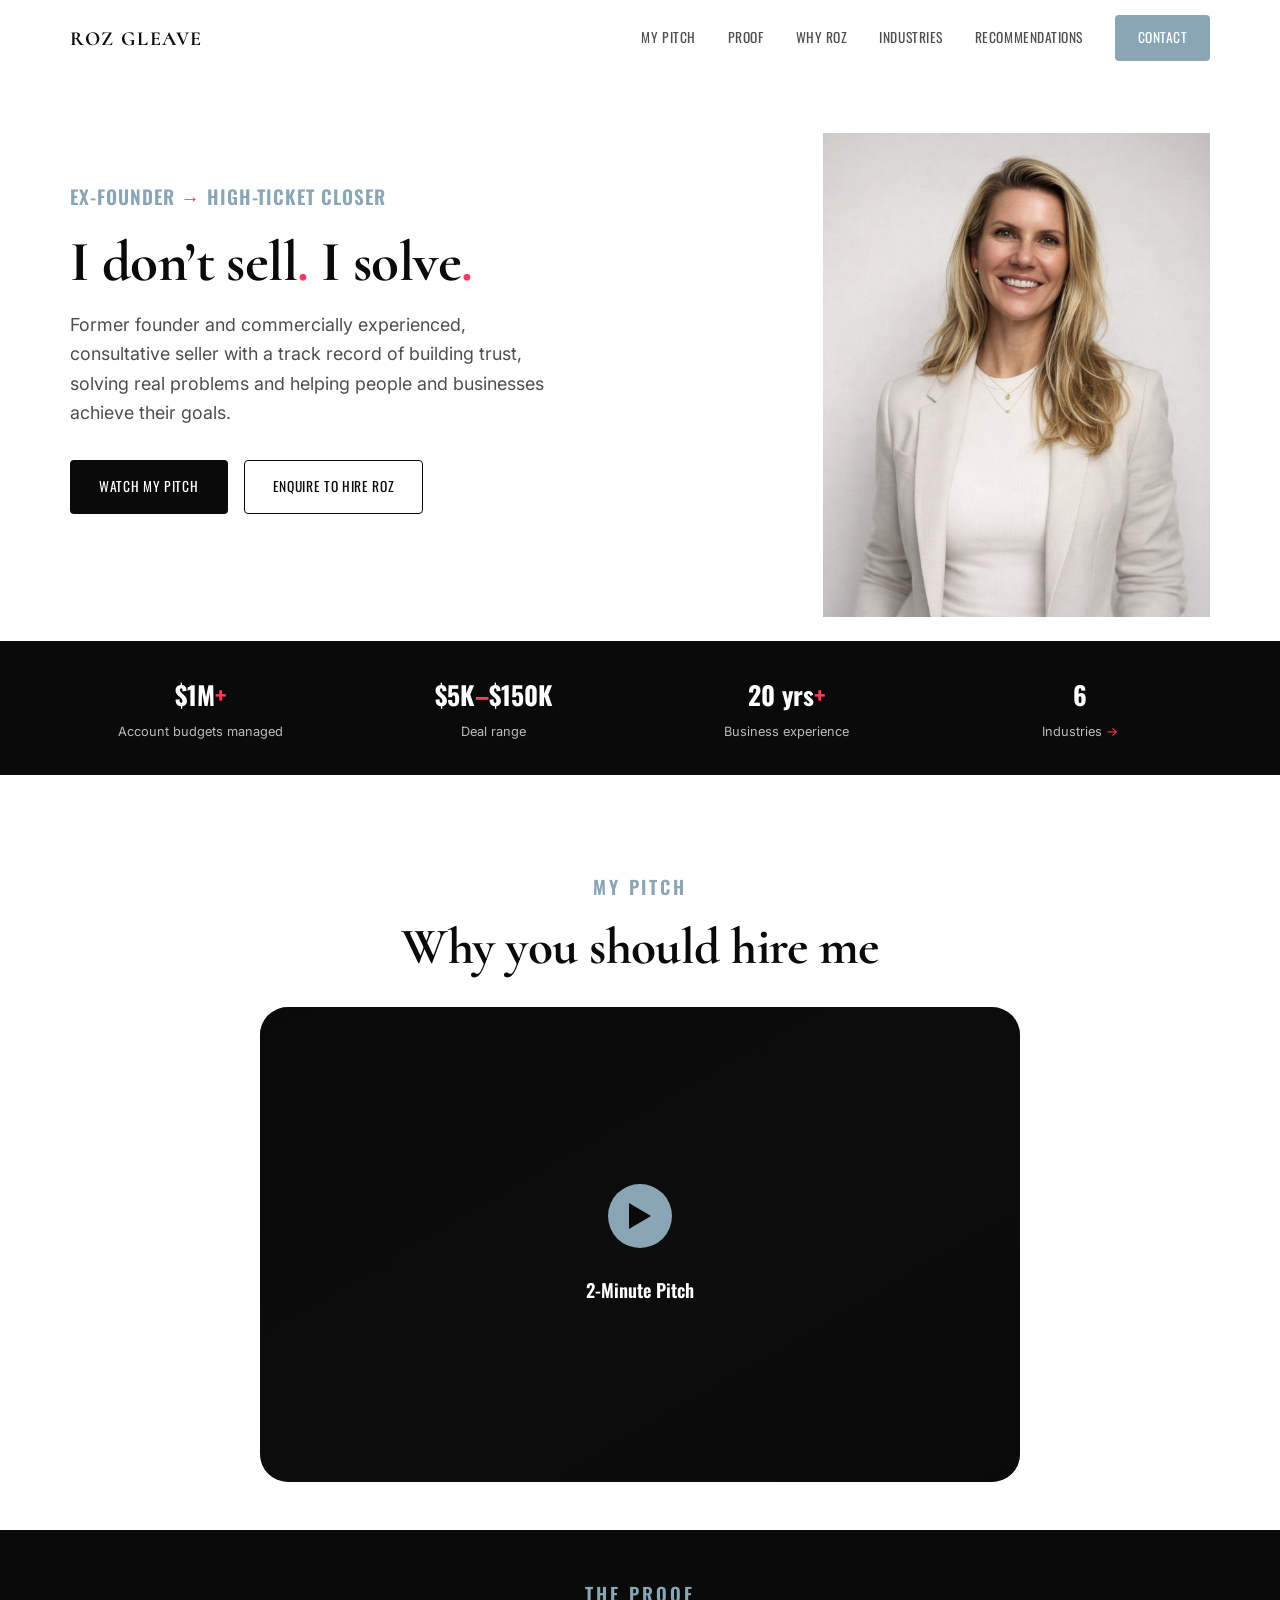
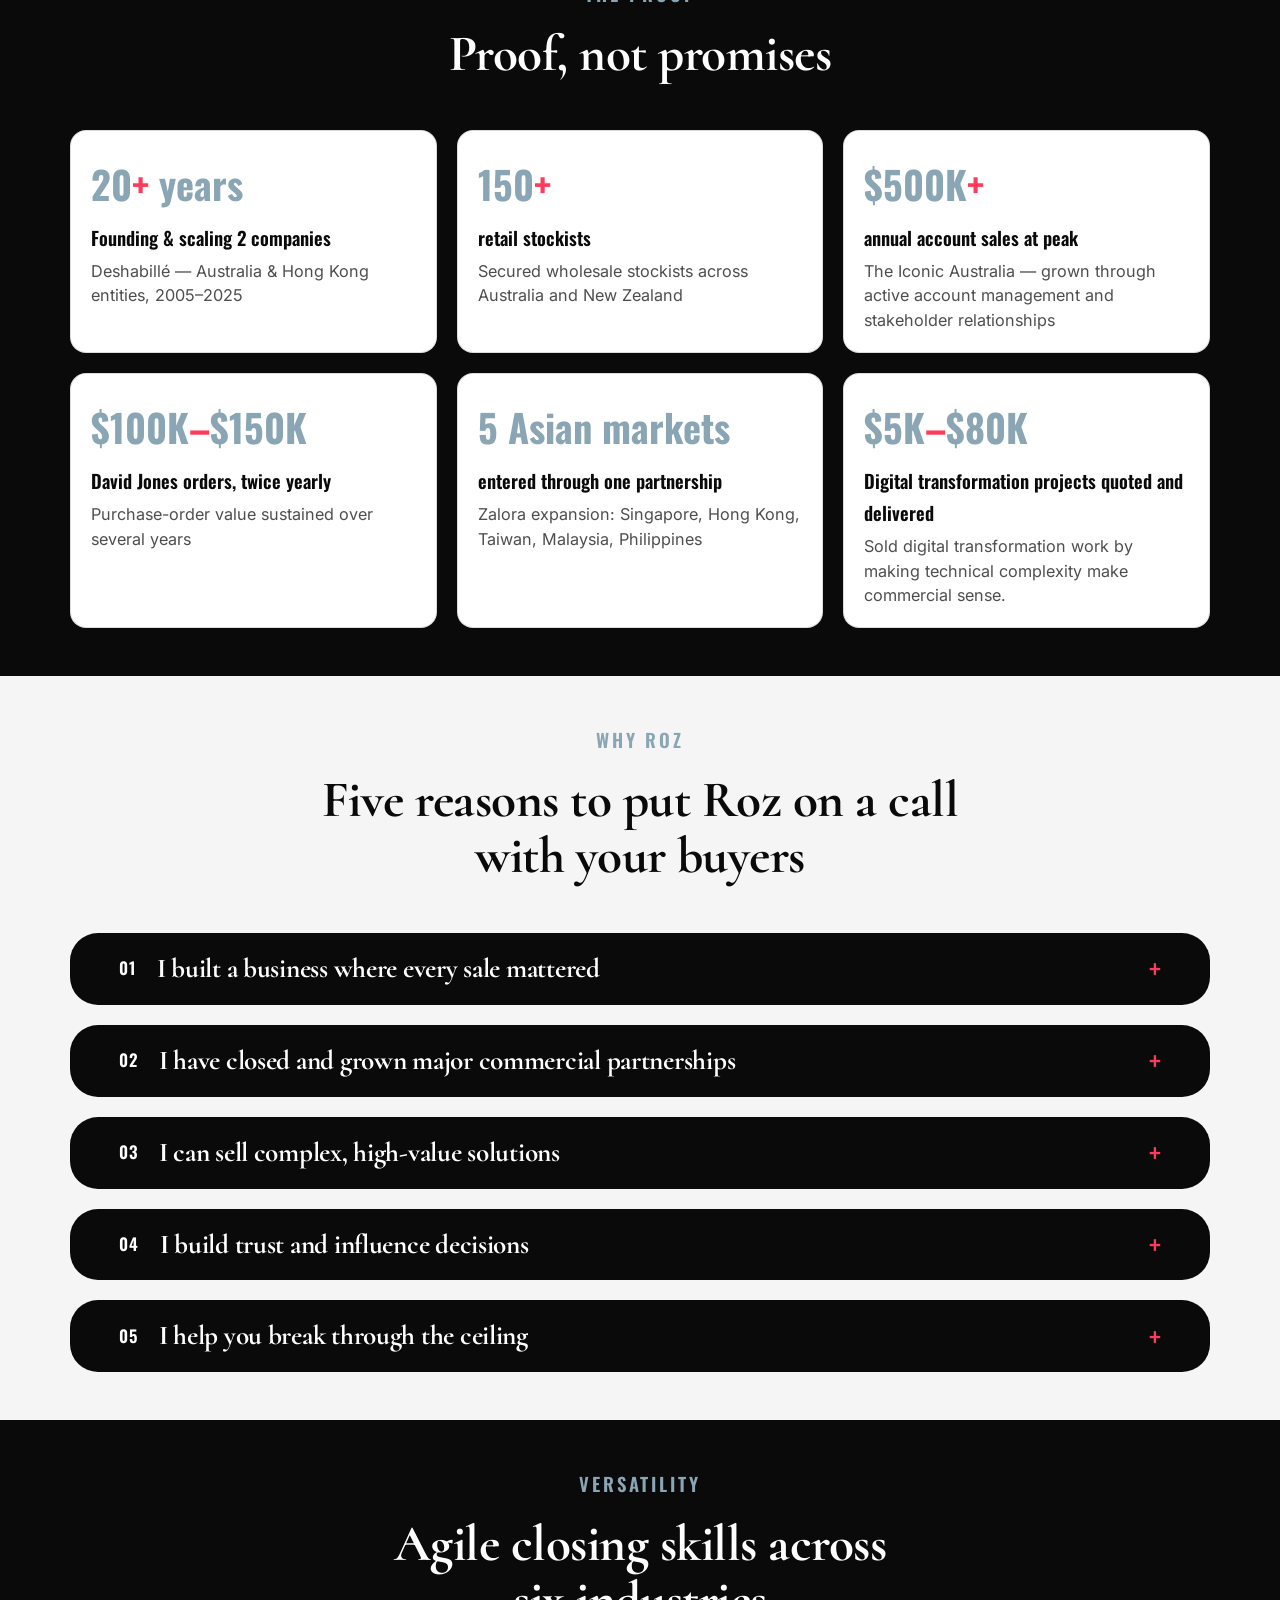
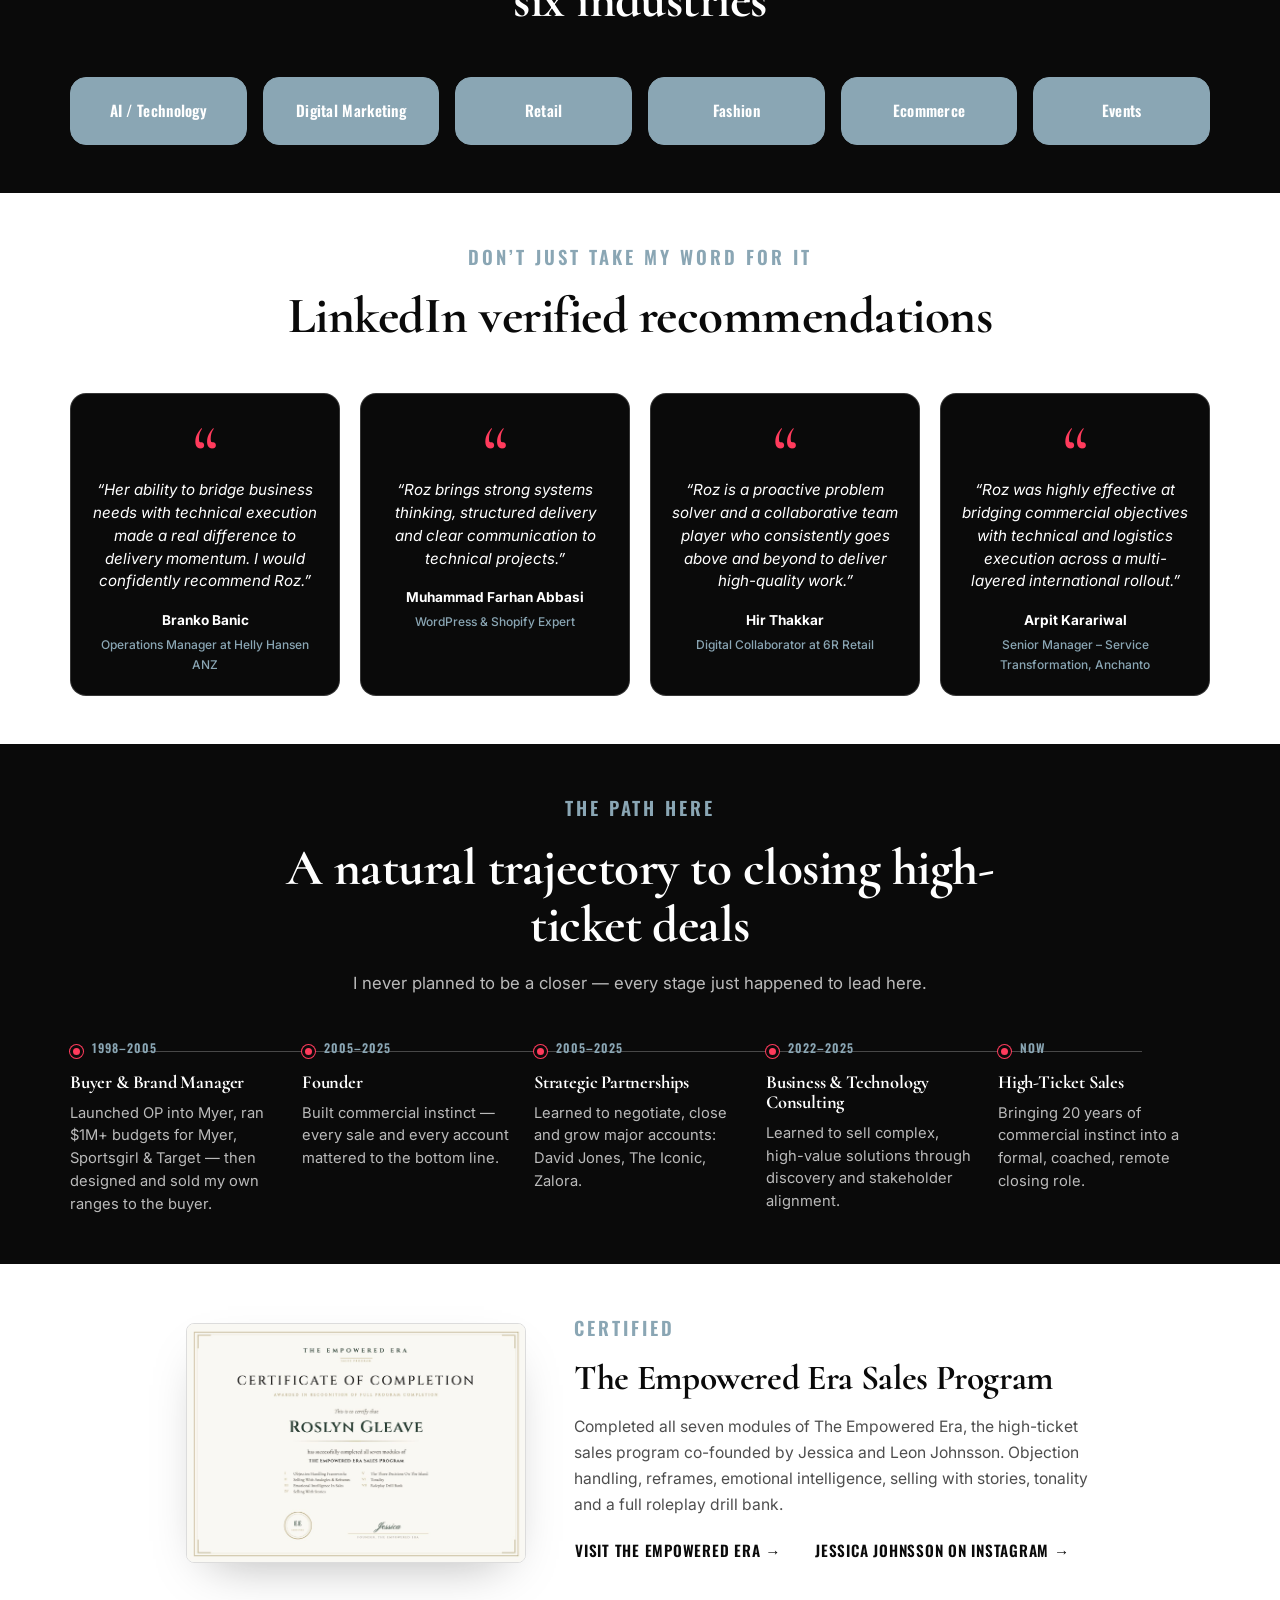
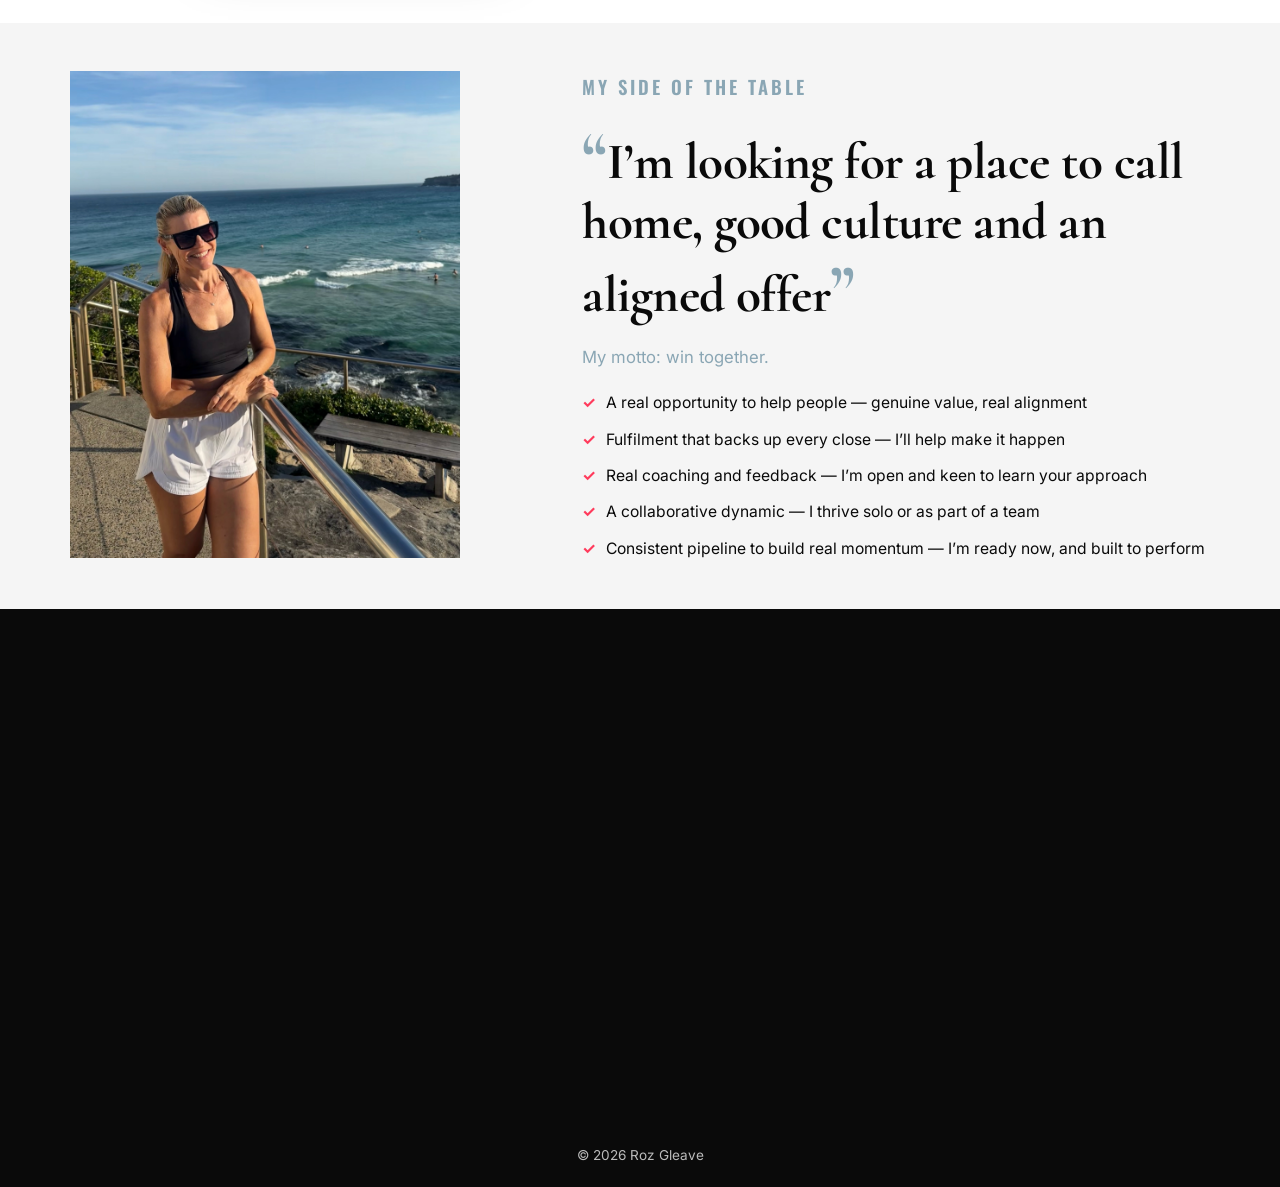
<file: index.html>
<!doctype html>
<html lang="en">
  <head>
    <meta charset="UTF-8" />
    <link rel="icon" type="image/svg+xml" href="favicon.svg" />
    <meta name="viewport" content="width=device-width, initial-scale=1.0" />

    <!-- Prototype build: do not index until Roz approves this for wider review -->
    <meta name="robots" content="noindex, nofollow" />

    <title>Roz Gleave — High-Ticket Closer</title>
    <meta
      name="description"
      content="Former founder and commercially experienced consultative seller with 20 years negotiating partnerships, growing accounts and selling complex business solutions."
    />

    <!-- Open Graph -->
    <meta property="og:type" content="website" />
    <meta property="og:title" content="Roz Gleave — High-Ticket Closer" />
    <meta
      property="og:description"
      content="Former founder and commercially experienced consultative seller with 20 years negotiating partnerships, growing accounts and selling complex business solutions."
    />
    <meta property="og:image" content="images/og-image.jpg" />

    <!--
      Palette: black / white / dusty-blue / pop-pink-red. Headline/accent
      fonts (Cormorant, Oswald) are placeholders for the licensed Coterie
      and PP Gatwick fonts — see styles.css for the full design system.

      FONT LICENSING — once Coterie and PP Gatwick (Pangram Pangram) are
      purchased, add their @font-face rules here (right below this comment)
      pointing at the licensed .woff2 files, e.g.:

        @font-face {
          font-family: "Coterie";
          src: url("/fonts/coterie.woff2") format("woff2");
          font-weight: 400 700;
          font-display: swap;
        }
        @font-face {
          font-family: "PP Gatwick";
          src: url("/fonts/gatwick.woff2") format("woff2");
          font-weight: 400 700;
          font-display: swap;
        }

      Then in styles.css, change ONLY the --font-headline and
      --font-accent variable values to "Coterie" / "PP Gatwick" — every
      rule in that file reads from the variables, never a hardcoded font
      name, so it's a one-line swap per font.
    -->
    <link rel="preconnect" href="https://fonts.googleapis.com" />
    <link rel="preconnect" href="https://fonts.gstatic.com" crossorigin />
    <link
      href="https://fonts.googleapis.com/css2?family=Cormorant:ital,wght@0,400;0,500;0,600;0,700;1,400&family=Oswald:wght@400;500;600;700&family=Inter:wght@400;500;600&display=swap"
      rel="stylesheet"
    />

    <link rel="stylesheet" href="styles.css" />
  </head>
  <body>
    <!-- =====================================================================
         NAV
         ===================================================================== -->
    <header class="nav" id="site-nav">
      <div class="container nav__inner">
        <a href="#top" class="nav__logo">Roz Gleave</a>

        <nav class="nav__links" id="nav-links" aria-label="Primary">
          <a href="#intro-video">My Pitch</a>
          <a href="#proof">Proof</a>
          <a href="#why-roz">Why Roz</a>
          <a href="#industries">Industries</a>
          <a href="#recommendations">Recommendations</a>
          <a href="#lets-talk" class="btn btn-primary nav__cta">Contact</a>
        </nav>

        <button class="nav__toggle" id="nav-toggle" aria-label="Open menu" aria-expanded="false" aria-controls="nav-links">
          <span></span>
          <span></span>
          <span></span>
        </button>
      </div>
    </header>

    <main>
      <!-- ===================================================================
           HERO
           =================================================================== -->
      <section id="top" class="hero">
        <div class="container hero__grid">
          <div class="hero__copy reveal">
            <p class="hero__tagline">Ex-Founder <span class="pop-mark">&rarr;</span> High-Ticket Closer</p>
            <h1 class="hero__headline">I don&rsquo;t sell<span class="pop-mark">.</span> I solve<span class="pop-mark">.</span></h1>
            <p class="hero__sub">
              Former founder and commercially experienced, consultative seller with a track record of
              building trust, solving real problems and helping people and businesses achieve their
              goals.
            </p>

            <div class="hero__ctas">
              <a href="#intro-video" class="btn btn-primary">Watch My Pitch</a>
              <a href="#lets-talk" class="btn btn-secondary">Enquire to Hire Roz</a>
            </div>
          </div>

          <div class="hero__visual reveal" style="transition-delay: 120ms">
            <div class="hero__portrait-wrap">
              <img
                src="images/roz-portrait-flipped.jpg"
                alt="Portrait of Roslyn (Roz) Gleave"
                class="hero__portrait"
                width="600"
                height="900"
              />
            </div>
          </div>
        </div>

        <div class="hero__stats-band">
          <div class="container hero__stats">
            <div class="hero-stat reveal">
              <p class="hero-stat__value"><span class="hero-stat__number" data-count-to="1" data-prefix="$" data-suffix="M">0</span><span class="pop-mark">+</span></p>
              <p class="hero-stat__label">Account budgets managed</p>
            </div>
            <div class="hero-stat reveal" style="transition-delay: 60ms">
              <p class="hero-stat__value"><span class="hero-stat__number" data-count-to="5" data-prefix="$" data-suffix="K">0</span><span class="pop-mark">&ndash;</span><span class="hero-stat__number" data-count-to="150" data-prefix="$" data-suffix="K">0</span></p>
              <p class="hero-stat__label">Deal range</p>
            </div>
            <div class="hero-stat reveal" style="transition-delay: 120ms">
              <p class="hero-stat__value"><span class="hero-stat__number" data-count-to="20" data-suffix=" yrs">0</span><span class="pop-mark">+</span></p>
              <p class="hero-stat__label">Business experience</p>
            </div>
            <div class="hero-stat reveal" style="transition-delay: 180ms">
              <p class="hero-stat__value"><a href="#industries" class="hero-stat__link"><span class="hero-stat__number" data-count-to="6">0</span></a></p>
              <p class="hero-stat__label"><a href="#industries" class="hero-stat__link">Industries <span class="pop-mark">&rarr;</span></a></p>
            </div>
          </div>
        </div>

      </section>

      <!-- ===================================================================
           MY PITCH — video introduction
           =================================================================== -->
      <section class="section pitch">
        <div class="container">
          <div class="section-header section-header--center reveal">
            <p class="eyebrow">My Pitch</p>
            <h2 class="section-title">Why you should hire me</h2>
          </div>

          <div class="pitch__video-wrap reveal">
            <div id="intro-video" class="hero__video">
              <div class="loom loom--live">
                <video
                  class="loom__video"
                  preload="metadata"
                  playsinline
                >
                  <source src="videos/roz-pitch.mp4" type="video/mp4" />
                </video>
                <button class="loom__play-overlay" type="button" aria-label="Play 2-minute pitch video">
                  <div class="loom__play">
                    <svg width="22" height="26" viewBox="0 0 22 26" fill="none" aria-hidden="true">
                      <path d="M0 0L22 13L0 26V0Z" fill="currentColor" />
                    </svg>
                  </div>
                  <span class="loom__label">2-Minute Pitch</span>
                </button>
              </div>
            </div>
          </div>
        </div>
      </section>

      <!-- ===================================================================
           PROOF — results strip
           =================================================================== -->
      <section id="proof" class="section section--dark results">
        <div class="container">
          <div class="section-header section-header--center reveal">
            <p class="eyebrow">The Proof</p>
            <h2 class="section-title">Proof, not promises</h2>
          </div>

          <div class="results__grid">
            <div class="results__card reveal" style="transition-delay: 0ms">
              <span class="results__value">20<span class="pop-mark">+</span> years</span>
              <span class="results__label">Founding &amp; scaling 2 companies</span>
              <span class="results__context">Deshabillé — Australia &amp; Hong Kong entities, 2005–2025</span>
            </div>
            <div class="results__card reveal" style="transition-delay: 60ms">
              <span class="results__value">150<span class="pop-mark">+</span></span>
              <span class="results__label">retail stockists</span>
              <span class="results__context">Secured wholesale stockists across Australia and New Zealand</span>
            </div>
            <div class="results__card reveal" style="transition-delay: 120ms">
              <span class="results__value">$500K<span class="pop-mark">+</span></span>
              <span class="results__label">annual account sales at peak</span>
              <span class="results__context">The Iconic Australia — grown through active account management and stakeholder relationships</span>
            </div>
            <div class="results__card reveal" style="transition-delay: 180ms">
              <span class="results__value">$100K<span class="pop-mark">–</span>$150K</span>
              <span class="results__label">David Jones orders, twice yearly</span>
              <span class="results__context">Purchase-order value sustained over several years</span>
            </div>
            <div class="results__card reveal" style="transition-delay: 240ms">
              <span class="results__value">5 Asian markets</span>
              <span class="results__label">entered through one partnership</span>
              <span class="results__context">Zalora expansion: Singapore, Hong Kong, Taiwan, Malaysia, Philippines</span>
            </div>
            <div class="results__card reveal" style="transition-delay: 300ms">
              <span class="results__value">$5K<span class="pop-mark">–</span>$80K</span>
              <span class="results__label">Digital transformation projects quoted and delivered</span>
              <span class="results__context">Sold digital transformation work by making technical complexity make commercial sense.</span>
            </div>
          </div>
        </div>
      </section>

      <!-- ===================================================================
           WHY ROZ — five reasons
           =================================================================== -->
      <section id="why-roz" class="section section--alt reasons">
        <div class="container">
          <div class="section-header section-header--center reveal">
            <p class="eyebrow">Why Roz</p>
            <h2 class="section-title">Five reasons to put Roz on a call with your buyers</h2>
          </div>

          <div class="reasons__list">
            <!-- Reason 01 -->
            <details class="reason reveal">
              <summary class="reason__summary">
                <span class="reason__number">01</span>
                <h3 class="reason__title">I built a business where every sale mattered</h3>
                <span class="reason__toggle-icon" aria-hidden="true"></span>
              </summary>
              <div class="reason__grid">
                <div class="reason__text">
                  <p class="reason__claim">
                    I spent almost 20 years building and growing my own fashion business. Every lead,
                    every sale and every customer mattered, because the business only grew if I could
                    create opportunities, build relationships, negotiate, sell, retain accounts and
                    deliver on what I promised.
                  </p>
                  <ul class="reason__evidence">
                    <li>Founded and ran Deshabillé for 20 years across DTC, wholesale and marketplace channels</li>
                    <li>Owned every commercial outcome personally — there was no separate sales team to fall back on</li>
                    <li>Built the business from zero to a genuine multi-channel retail operation</li>
                  </ul>
                  <div class="reason__matters">
                    <span class="reason__matters-label">Why it matters to you</span>
                    <p>
                      As a former founder, I will treat your business like my own. Your success is my
                      success — I know what it costs to win a customer, and I know what it costs to
                      lose one.
                    </p>
                  </div>
                </div>

                <div class="reason__image">
                  <img
                    src="images/deshabille-banner.jpg"
                    alt="Deshabillé — the fashion brand Roz founded and ran for 20 years"
                    loading="lazy"
                    width="800"
                    height="533"
                  />
                </div>
              </div>
            </details>

            <!-- Reason 02 -->
            <details class="reason reveal">
              <summary class="reason__summary">
                <span class="reason__number">02</span>
                <h3 class="reason__title">I have closed and grown major commercial partnerships</h3>
                <span class="reason__toggle-icon" aria-hidden="true"></span>
              </summary>
              <div class="reason__grid">
                <div class="reason__text">
                  <p class="reason__claim">
                    The biggest commercial relationships in my business weren't handed to me. I
                    negotiated them personally, and then did the harder job of growing and keeping
                    them.
                  </p>
                  <ul class="reason__evidence">
                    <li>Negotiated the David Jones wholesale partnership — orders of $100K–$150K, twice a year, sustained over several years</li>
                    <li>Negotiated The Iconic marketplace partnership, growing the account to more than $500K in annual sales at its peak</li>
                    <li>Negotiated the Zalora Asia expansion, opening Hong Kong, Taiwan, the Philippines, Malaysia and Singapore</li>
                    <li>Grew the wholesale footprint to 150+ retail stockists nationally</li>
                  </ul>
                  <div class="reason__matters">
                    <span class="reason__matters-label">Why it matters to you</span>
                    <p>
                      This is the part of the job that matters most after the contract is signed:
                      earning trust, influencing the people who make the decisions, negotiating the
                      next opportunity, and turning one deal into an ongoing relationship instead of a
                      one-off sale.
                    </p>
                  </div>
                </div>

                <!--
                  Partner evidence: logos used only where Roz holds the asset
                  (The Iconic). David Jones and Zalora are plain text badges —
                  no logo usage, no implication of current endorsement.
                -->
                <div class="reason__partners">
                  <div class="partner-badge">
                    <img src="images/the-iconic-logo.png" alt="The Iconic — marketplace partnership, negotiated personally" class="partner-badge__logo" loading="lazy" />
                  </div>
                  <div class="partner-badge">
                    <img src="images/david-jones-logo.jpeg" alt="David Jones — wholesale partner, $100K–$150K orders twice yearly" class="partner-badge__logo partner-badge__logo--bleed" loading="lazy" />
                  </div>
                  <div class="partner-badge">
                    <img src="images/zalora-logo.jpeg" alt="Zalora — Asia market expansion across 5 markets" class="partner-badge__logo" loading="lazy" />
                  </div>
                  <div class="partner-badge partner-badge--photo">
                    <img src="images/stockists-photo.jpeg" alt="150+ retail stockists — national wholesale footprint" class="partner-badge__photo" loading="lazy" />
                    <span class="partner-badge__overlay">150+ Stockists AU &amp; NZ</span>
                  </div>
                </div>
              </div>
            </details>

            <!-- Reason 03 -->
            <details class="reason reason--no-image reason--left-align reveal">
              <summary class="reason__summary">
                <span class="reason__number">03</span>
                <h3 class="reason__title">I can sell complex, high-value solutions</h3>
                <span class="reason__toggle-icon" aria-hidden="true"></span>
              </summary>
              <div class="reason__grid reason__grid--no-image">
                <div class="reason__text">
                  <p class="reason__claim">
                    My later work moved into enterprise software, business systems, automation and
                    digital transformation. I ran the full cycle myself — discovery, quoting, pitching
                    — then stayed on to project manage delivery once the client said yes.
                  </p>
                  <ul class="reason__evidence">
                    <li>Led discovery workshops across finance, operations and executive stakeholders</li>
                    <li>Quoted and pitched projects ranging from $5K to $177K, closing deals up to $100K and securing stakeholder buy-in throughout</li>
                    <li>Worked across multiple stakeholders to align a solution before it was ever pitched</li>
                    <li>Project managed delivery after the close — not just the pitch, the outcome</li>
                  </ul>
                  <div class="reason__matters">
                    <span class="reason__matters-label">Why it matters to you</span>
                    <p>
                      This proves I can sit inside a sophisticated offer, ask intelligent questions,
                      and connect what you sell to the buyer's actual problem — selling consultatively,
                      not leaning on a script or pressure, and staying accountable for what happens
                      after the yes.
                    </p>
                  </div>
                </div>
              </div>
            </details>

            <!-- Reason 04 -->
            <details class="reason reason--no-image reason--left-align reveal">
              <summary class="reason__summary">
                <span class="reason__number">04</span>
                <h3 class="reason__title">I build trust and influence decisions</h3>
                <span class="reason__toggle-icon" aria-hidden="true"></span>
              </summary>
              <div class="reason__grid reason__grid--no-image">
                <div class="reason__text">
                  <p class="reason__claim">
                    Across 20 years I've worked with founders, executives, retail buyers,
                    manufacturers, offshore partners and enterprise stakeholders — people with very
                    different priorities, all of whom I needed on side. Some of that trust-building
                    was repair work — stepping in where developers and C-suite stakeholders had
                    stopped understanding each other, and rebuilding the relationship enough to get
                    the project back on track.
                  </p>
                  <ul class="reason__evidence">
                    <li>Listening carefully enough to identify the real objection, not just the stated one</li>
                    <li>Repaired strained client relationships caused by breakdowns between technical teams and executive stakeholders</li>
                    <li>Influencing outcomes without formal authority over the people in the room</li>
                    <li>Coached technically-minded founders on the commercial side of running their business — pricing, positioning, growth decisions</li>
                  </ul>
                  <div class="reason__matters">
                    <span class="reason__matters-label">Why it matters to you</span>
                    <p>
                      This is the skill set that a high-ticket sale actually runs on: trust built
                      quickly, questions asked with intent, and enough judgement to read what's really
                      holding a buyer back.
                    </p>
                  </div>
                </div>
              </div>
            </details>

            <!-- Reason 05 -->
            <details class="reason reason--no-image reason--left-align reveal">
              <summary class="reason__summary">
                <span class="reason__number">05</span>
                <h3 class="reason__title">I help you break through the ceiling</h3>
                <span class="reason__toggle-icon" aria-hidden="true"></span>
              </summary>
              <div class="reason__grid reason__grid--no-image">
                <div class="reason__text">
                  <p class="reason__claim">
                    I got into business because I love that there is no ceiling. Whether it's a
                    business with an operational bottleneck or a buyer stuck on a decision, I'm quick
                    to spot what's actually holding things up — and I don't stop pushing until we've
                    moved past it. That's what I've spent my career doing, and it's the same approach
                    I bring to every sales conversation.
                  </p>
                  <ul class="reason__evidence">
                    <li>Diagnosing the real issue before proposing a solution</li>
                    <li>Helping prospects move past indecision toward a confident yes — or a confident no</li>
                    <li>Protecting the company's reputation by not selling past what can be delivered</li>
                    <li>Caring about fulfilment and the client's outcome, not just the close</li>
                  </ul>
                  <div class="reason__matters">
                    <span class="reason__matters-label">Why it matters to you</span>
                    <p>
                      I'm not chasing any sale — I'm looking for sustainable growth, for you and for
                      the people who buy from you. That's what makes the relationship last past the
                      first invoice.
                    </p>
                  </div>
                </div>
              </div>
            </details>
          </div>
        </div>
      </section>

      <!-- ===================================================================
           INDUSTRIES
           =================================================================== -->
      <section id="industries" class="section section--dark industries">
        <div class="container">
          <div class="section-header section-header--center reveal">
            <p class="eyebrow">Versatility</p>
            <h2 class="section-title">Agile closing skills across six&nbsp;industries</h2>
          </div>

          <div class="industries__grid">
            <div class="industry-chip reveal">AI / Technology</div>
            <div class="industry-chip reveal" style="transition-delay: 100ms">Digital Marketing</div>
            <div class="industry-chip reveal" style="transition-delay: 200ms">Retail</div>
            <div class="industry-chip reveal" style="transition-delay: 300ms">Fashion</div>
            <div class="industry-chip reveal" style="transition-delay: 400ms">Ecommerce</div>
            <div class="industry-chip reveal" style="transition-delay: 500ms">Events</div>
          </div>
        </div>
      </section>


      <!-- ===================================================================
           RECOMMENDATIONS
           =================================================================== -->
      <section id="recommendations" class="section recs">
        <div class="container">
          <div class="section-header section-header--center reveal">
            <p class="eyebrow">Don&rsquo;t Just Take My Word For It</p>
            <h2 class="section-title">LinkedIn verified recommendations</h2>
          </div>

          <div class="recs__grid">
            <div class="recs__card reveal" style="transition-delay: 0ms">
              <span class="recs__quote-mark" aria-hidden="true">&ldquo;</span>
              <p class="recs__quote-text">&ldquo;Her ability to bridge business needs with technical execution made a real difference to delivery momentum. I would confidently recommend Roz.&rdquo;</p>
              <p class="recs__attribution"><span class="recs__attribution-name">Branko Banic</span><span class="recs__attribution-role">Operations Manager at Helly Hansen ANZ</span></p>
            </div>
            <div class="recs__card reveal" style="transition-delay: 70ms">
              <span class="recs__quote-mark" aria-hidden="true">&ldquo;</span>
              <p class="recs__quote-text">&ldquo;Roz brings strong systems thinking, structured delivery and clear communication to technical projects.&rdquo;</p>
              <p class="recs__attribution"><span class="recs__attribution-name">Muhammad Farhan Abbasi</span><span class="recs__attribution-role">WordPress &amp; Shopify Expert</span></p>
            </div>
            <div class="recs__card reveal" style="transition-delay: 140ms">
              <span class="recs__quote-mark" aria-hidden="true">&ldquo;</span>
              <p class="recs__quote-text">&ldquo;Roz is a proactive problem solver and a collaborative team player who consistently goes above and beyond to deliver high-quality work.&rdquo;</p>
              <p class="recs__attribution"><span class="recs__attribution-name">Hir Thakkar</span><span class="recs__attribution-role">Digital Collaborator at 6R Retail</span></p>
            </div>
            <div class="recs__card reveal" style="transition-delay: 210ms">
              <span class="recs__quote-mark" aria-hidden="true">&ldquo;</span>
              <p class="recs__quote-text">&ldquo;Roz was highly effective at bridging commercial objectives with technical and logistics execution across a multi-layered international rollout.&rdquo;</p>
              <p class="recs__attribution"><span class="recs__attribution-name">Arpit Karariwal</span><span class="recs__attribution-role">Senior Manager &ndash; Service Transformation, Anchanto</span></p>
            </div>
          </div>
        </div>
      </section>

      <!-- ===================================================================
           ABOUT — career bridge / timeline
           =================================================================== -->
      <section id="about" class="section section--alt bridge">
        <div class="container">
          <div class="section-header section-header--center reveal">
            <p class="eyebrow">The Path Here</p>
            <h2 class="section-title">A natural trajectory to closing high-ticket deals</h2>
            <p class="section-sub">
              I never planned to be a closer — every stage just happened to lead here.
            </p>
          </div>

          <div class="bridge__track">
            <div class="bridge__stage reveal" style="transition-delay: 0ms">
              <div class="bridge__dot"></div>
              <span class="bridge__years">1998–2005</span>
              <h3 class="bridge__title">Buyer &amp; Brand Manager</h3>
              <p class="bridge__capability">Launched OP into Myer, ran $1M+ budgets for Myer, Sportsgirl &amp; Target — then designed and sold my own ranges to the buyer.</p>
            </div>
            <div class="bridge__stage reveal" style="transition-delay: 90ms">
              <div class="bridge__dot"></div>
              <span class="bridge__years">2005–2025</span>
              <h3 class="bridge__title">Founder</h3>
              <p class="bridge__capability">Built commercial instinct — every sale and every account mattered to the bottom line.</p>
            </div>
            <div class="bridge__stage reveal" style="transition-delay: 180ms">
              <div class="bridge__dot"></div>
              <span class="bridge__years">2005–2025</span>
              <h3 class="bridge__title">Strategic Partnerships</h3>
              <p class="bridge__capability">Learned to negotiate, close and grow major accounts: David Jones, The Iconic, Zalora.</p>
            </div>
            <div class="bridge__stage reveal" style="transition-delay: 270ms">
              <div class="bridge__dot"></div>
              <span class="bridge__years">2022–2025</span>
              <h3 class="bridge__title">Business &amp; Technology Consulting</h3>
              <p class="bridge__capability">Learned to sell complex, high-value solutions through discovery and stakeholder alignment.</p>
            </div>
            <div class="bridge__stage reveal" style="transition-delay: 360ms">
              <div class="bridge__dot"></div>
              <span class="bridge__years">Now</span>
              <h3 class="bridge__title">High-Ticket Sales</h3>
              <p class="bridge__capability">Bringing 20 years of commercial instinct into a formal, coached, remote closing role.</p>
            </div>
          </div>
        </div>
      </section>

      <!-- ===================================================================
           CERTIFICATION (Empowered Era)
           =================================================================== -->
      <section id="certification" class="section cert">
        <div class="container cert__inner">
          <a class="cert__image reveal" href="images/empowered-era-certificate.jpg" target="_blank" rel="noopener" aria-label="View Empowered Era certificate full size">
            <img src="images/empowered-era-certificate.jpg" alt="Certificate of Completion, The Empowered Era Sales Program, awarded to Roslyn Gleave" width="1400" height="986" loading="lazy" />
          </a>
          <div class="cert__content reveal" style="transition-delay: 90ms">
            <p class="eyebrow">Certified</p>
            <h2 class="cert__title">The Empowered Era Sales Program</h2>
            <p class="cert__text">
              Completed all seven modules of The Empowered Era, the high-ticket sales program co-founded by Jessica and Leon Johnsson.
              Objection handling, reframes, emotional intelligence, selling with stories, tonality and a full roleplay drill bank.
            </p>
            <div class="cert__links">
              <a class="btn btn-ghost" href="https://empowered-era.com/" target="_blank" rel="noopener">Visit The Empowered Era &rarr;</a>
              <a class="btn btn-ghost" href="https://www.instagram.com/iamjessicajohnsson/" target="_blank" rel="noopener">Jessica Johnsson on Instagram &rarr;</a>
            </div>
          </div>
        </div>
      </section>

      <!-- ===================================================================
           WHAT ROZ IS LOOKING FOR
           =================================================================== -->
      <section class="section section--alt looking">
        <div class="container looking__inner">
          <div class="looking__visual reveal">
            <img src="images/roz-casual-coast.jpg" alt="Roz Gleave on the Sunshine Coast" class="looking__photo" />
          </div>

          <div class="looking__content">
            <div class="section-header reveal">
              <p class="eyebrow">My Side of the Table</p>
              <h2 class="section-title"><span class="looking__quote-mark">&ldquo;</span>I&rsquo;m looking for a place to call home, good culture and an aligned offer<span class="looking__quote-mark">&rdquo;</span></h2>
              <p class="section-sub">My motto: win together.</p>
            </div>

            <ul class="looking__list reveal">
              <li>A real opportunity to help people &mdash; genuine value, real alignment</li>
              <li>Fulfilment that backs up every close &mdash; I&rsquo;ll help make it happen</li>
              <li>Real coaching and feedback &mdash; I&rsquo;m open and keen to learn your approach</li>
              <li>A collaborative dynamic &mdash; I thrive solo or as part of a team</li>
              <li>Consistent pipeline to build real momentum &mdash; I&rsquo;m ready now, and built to perform</li>
            </ul>
          </div>
        </div>
      </section>

      <!-- ===================================================================
           FINAL CTA
           =================================================================== -->
      <section id="lets-talk" class="section section--dark final-cta">
        <div class="container final-cta__inner">
          <div class="reveal">
            <h2 class="section-title final-cta__headline">Looking for a closer who understands both the buyer and the business?</h2>
            <p class="section-sub final-cta__sub">Let's talk about how I can grow your business.</p>

            <div class="final-cta__actions">
              <a href="https://calendly.com/roslyngleave/30min" class="btn btn-primary final-cta__primary" target="_blank" rel="noopener noreferrer">Enquire to Hire Roz</a>
              <a href="mailto:roslyngleave@gmail.com" class="btn btn-secondary">Email Roz</a>
              <a href="https://www.linkedin.com/in/roslyn-gleave" class="btn btn-secondary" target="_blank" rel="noopener noreferrer">View LinkedIn</a>
            </div>

            <a href="#intro-video" class="btn-ghost final-cta__replay">↑ Watch My Pitch</a>

            <p class="final-cta__note">Book a 30-minute call directly, or email if that&rsquo;s easier.</p>
          </div>
        </div>
      </section>
    </main>

    <!-- =====================================================================
         FOOTER
         ===================================================================== -->
    <footer class="footer">
      <div class="container footer__inner">
        <span id="footer-year">© 2026 Roz Gleave</span>
      </div>
    </footer>

    <script src="script.js"></script>
</body>
</html>
</file>
<file: styles.css>
/* =============================================================================
   DESIGN TOKENS
   Single source of truth for colour, type and spacing. Update here, not
   inline in the markup.
   ============================================================================= */
:root {
  /* Brand palette — black / white / dusty blue, plus a pink-red reserved
     almost entirely for hover/focus states (see --pop below). No bronze,
     gold, taupe or tan anywhere in this system. */
  --black: #0a0a0a;
  --white: #ffffff;
  --dusty-blue: #8aa6b4; /* eyebrows/kickers, secondary accents, small supporting details */
  --pop: #ff3b5c; /* RESERVED for hover/focus states + small decorative punctuation marks. Never a resting button/section fill. */

  /* Practical derived neutrals — opacity variants of black/white, not new
     accent hues, so the four-colour system above stays intact. */
  --black-soft: rgba(10, 10, 10, 0.72); /* secondary body text on light backgrounds */
  --alt-bg: #f5f5f5; /* subtle alternate section tint — neutral grey, not a brand colour */
  --line: rgba(10, 10, 10, 0.14); /* borders, dividers, dashed outlines */
  --on-dark-soft: rgba(255, 255, 255, 0.72); /* secondary text on black sections */
  --border: rgba(10, 10, 10, 0.14);
  --shadow-md: 0 20px 50px -24px rgba(10, 10, 10, 0.35);
  --shadow-lg: 0 30px 80px -30px rgba(10, 10, 10, 0.4);

  /* ---------------------------------------------------------------------
     FONTS
     --font-headline and --font-accent are PLACEHOLDERS. Coterie and
     Gatwick (PP Gatwick, Pangram Pangram) are paid/licensed fonts not
     available on Google Fonts. Once purchased:
       1. Add the licensed .woff2 files (e.g. /fonts/coterie.woff2,
          /fonts/gatwick.woff2) and @font-face rules for each near the
          Google Fonts <link> in index.html's <head>.
       2. Change ONLY the two variable values below to the real family
          names — every rule in this file references the variables, never
          the font names directly, so this is a one-line swap each.
     --------------------------------------------------------------------- */
  --font-headline: "Cormorant", Georgia, "Times New Roman", serif; /* PLACEHOLDER for licensed Coterie */
  --font-accent: "Oswald", -apple-system, BlinkMacSystemFont, "Segoe UI", sans-serif; /* PLACEHOLDER for licensed PP Gatwick */
  --font-body: "Inter", -apple-system, BlinkMacSystemFont, "Segoe UI", sans-serif; /* switched from Lora */

  --max-width: 1180px;
  --radius-sm: 8px;
  --radius-md: 16px;
  --radius-lg: 28px;

  --space-3xs: 0.375rem;
  --space-2xs: 0.625rem;
  --space-xs: 1rem;
  --space-sm: 1.25rem;
  --space-md: 2rem;
  --space-lg: 3rem;
  --space-xl: 4.5rem;
  --space-2xl: 5.5rem;

  color-scheme: light;
}

/* =============================================================================
   RESET
   ============================================================================= */
*,
*::before,
*::after {
  box-sizing: border-box;
}

html {
  scroll-behavior: smooth;
  -webkit-text-size-adjust: 100%;
}

@media (prefers-reduced-motion: reduce) {
  html {
    scroll-behavior: auto;
  }
  *,
  *::before,
  *::after {
    animation-duration: 0.01ms !important;
    animation-iteration-count: 1 !important;
    transition-duration: 0.01ms !important;
    scroll-behavior: auto !important;
  }
}

body {
  margin: 0;
  background: var(--white);
  color: var(--black);
  font-family: var(--font-body);
  font-size: 16px;
  line-height: 1.7;
  -webkit-font-smoothing: antialiased;
  -moz-osx-font-smoothing: grayscale;
  text-rendering: optimizeLegibility;
}

img,
picture,
svg {
  max-width: 100%;
  display: block;
}

a {
  color: inherit;
  text-decoration: none;
}

button {
  font: inherit;
  cursor: pointer;
}

h1,
h2,
h3,
h4 {
  font-family: var(--font-headline);
  font-weight: 700;
  line-height: 1.1;
  letter-spacing: -0.01em;
  margin: 0;
  color: var(--black);
}

p {
  margin: 0;
}

ul {
  margin: 0;
  padding: 0;
  list-style: none;
}

:focus-visible {
  outline: 2px solid var(--pop);
  outline-offset: 3px;
}

/* =============================================================================
   LAYOUT PRIMITIVES
   ============================================================================= */
.container {
  width: 100%;
  max-width: var(--max-width);
  margin-inline: auto;
  padding-inline: var(--space-sm);
}

@media (max-width: 640px) {
  .container {
    padding-inline: var(--space-xs);
  }
}

.section {
  /* Bottom padding matches the hero's own bottom spacing so every
     section boundary reads as the same gap, sitewide. */
  padding-top: var(--space-lg);
  padding-bottom: var(--space-lg);
}

@media (max-width: 900px) {
  .section {
    padding-top: 40px;
    padding-bottom: 54px;
  }
}

.section--alt {
  background: var(--alt-bg);
}

.section--dark {
  background: var(--black);
  color: var(--white);
}

.section--dark h2,
.section--dark h3 {
  color: var(--white);
}

.section-header {
  max-width: 720px;
  margin-bottom: var(--space-lg);
}

.section-header--center {
  margin-inline: auto;
  text-align: center;
}

.eyebrow {
  display: inline-block;
  font-family: var(--font-accent);
  font-size: 1rem; /* was 0.75rem — bumped ~3pt per request, applies sitewide */
  font-weight: 600;
  letter-spacing: 0.16em;
  text-transform: uppercase;
  color: var(--black);
  margin-bottom: var(--space-xs);
}

@media (min-width: 901px) {
  .eyebrow {
    font-size: calc(1rem + 2pt);
  }
}

.section--dark .eyebrow {
  color: var(--dusty-blue);
}

.pitch .eyebrow,
#why-roz .eyebrow,
#recommendations .eyebrow,
.looking .eyebrow {
  color: var(--dusty-blue);
}

.section-title {
  font-size: clamp(2.1rem, 4vw, 3.25rem);
}

.section-sub {
  margin-top: var(--space-xs);
  font-size: 1.05rem;
  color: var(--dusty-blue);
  line-height: 1.7;
}

.section--dark .section-sub {
  color: var(--on-dark-soft);
}

/* =============================================================================
   BUTTONS
   ============================================================================= */
.btn {
  display: inline-flex;
  align-items: center;
  justify-content: center;
  gap: 0.5rem;
  padding: 0.9rem 1.75rem;
  border-radius: 4px;
  font-family: var(--font-accent);
  font-size: 0.85rem;
  font-weight: 400;
  letter-spacing: 0.05em;
  text-transform: uppercase;
  border: 1px solid transparent;
  transition: transform 0.2s ease, background-color 0.2s ease, color 0.2s ease, border-color 0.2s ease;
  white-space: nowrap;
}

.btn:hover {
  transform: translateY(-2px);
}

.btn-primary {
  background: var(--black);
  color: var(--white);
}

.btn-primary:hover {
  background: var(--pop);
}

.hero__ctas .btn-primary:hover {
  background: var(--dusty-blue);
}

.section--dark .btn-primary {
  /* On a black section, a black-fill primary button has no visible edge
     against the background — give it a solid fill so it reads as the
     one clear call to action against the two outlined secondary buttons. */
  background: var(--dusty-blue);
  color: var(--white);
}

.btn-secondary {
  background: transparent;
  color: var(--black);
  border-color: var(--black);
}

.btn-secondary:hover {
  background: var(--pop);
  border-color: var(--pop);
  color: var(--white);
}

.section--dark .btn-secondary {
  color: var(--white);
  border-color: var(--dusty-blue);
}

.section--dark .btn-secondary:hover {
  background: var(--pop);
  border-color: var(--pop);
  color: var(--white);
}

.btn-ghost {
  background: transparent;
  color: var(--black);
  padding: 0.6rem 0;
  font-family: var(--font-accent);
  font-weight: 600;
  font-size: 0.95rem;
}

.btn-ghost:hover {
  color: var(--pop);
  transform: none;
  text-decoration: underline;
}

.section--dark .btn-ghost {
  color: var(--dusty-blue);
}

.section--dark .btn-ghost:hover {
  color: var(--pop);
}

/* =============================================================================
   SCROLL-REVEAL ANIMATION (restrained) — class toggled by script.js
   ============================================================================= */
.reveal {
  opacity: 0;
  transform: translateY(18px);
  transition: opacity 0.7s ease, transform 0.7s ease;
}

.reveal.is-visible {
  opacity: 1;
  transform: translateY(0);
}

@media (prefers-reduced-motion: reduce) {
  .reveal {
    opacity: 1;
    transform: none;
  }
}

/* =============================================================================
   NAV
   ============================================================================= */
.nav {
  position: sticky;
  top: 0;
  z-index: 100;
  background: rgba(255, 255, 255, 0.85);
  backdrop-filter: blur(10px);
  border-bottom: 1px solid transparent;
  transition: border-color 0.3s ease, box-shadow 0.3s ease;
}

.nav--scrolled {
  border-bottom-color: var(--border);
  box-shadow: 0 8px 24px -20px rgba(10, 10, 10, 0.4);
}

.nav__inner {
  display: flex;
  align-items: center;
  justify-content: space-between;
  height: 76px;
}

.nav__logo {
  font-family: var(--font-headline);
  font-weight: 700;
  font-size: 1.25rem;
  letter-spacing: 0.08em;
  text-transform: uppercase;
  color: var(--black);
  position: relative;
  top: 1px;
}

.nav__links {
  display: flex;
  align-items: center;
  gap: var(--space-md);
}

.nav__links a {
  font-family: var(--font-accent);
  font-size: 0.85rem;
  font-weight: 400;
  letter-spacing: 0.04em;
  text-transform: uppercase;
  color: var(--black-soft);
  transition: color 0.2s ease;
}

.nav__links a:hover {
  color: var(--pop);
}

.nav__cta,
.nav__links a.nav__cta {
  padding: 0.65rem 1.35rem;
  font-size: 0.85rem;
  background: var(--dusty-blue);
  color: var(--white);
}

.nav__cta:hover,
.nav__links a.nav__cta:hover {
  background: var(--pop);
  color: var(--white);
  text-decoration: none;
}

.nav__toggle {
  display: none;
  flex-direction: column;
  gap: 5px;
  background: none;
  border: none;
  padding: 8px;
}

.nav__toggle span {
  width: 22px;
  height: 2px;
  background: var(--black);
  border-radius: 2px;
  transition: transform 0.2s ease, opacity 0.2s ease;
}

.nav__toggle[aria-expanded="true"] span:nth-child(1) {
  transform: translateY(7px) rotate(45deg);
}

.nav__toggle[aria-expanded="true"] span:nth-child(2) {
  opacity: 0;
}

.nav__toggle[aria-expanded="true"] span:nth-child(3) {
  transform: translateY(-7px) rotate(-45deg);
}

@media (max-width: 860px) {
  .nav__toggle {
    display: flex;
  }

  .nav__links {
    position: fixed;
    inset: 76px 0 auto 0;
    width: 100%;
    box-sizing: border-box;
    flex-direction: column;
    align-items: stretch;
    gap: 0;
    background: var(--white);
    border-bottom: 1px solid var(--border);
    padding: var(--space-xs) var(--space-sm) var(--space-md);
    transform: translateY(-8px);
    opacity: 0;
    pointer-events: none;
    transition: opacity 0.2s ease, transform 0.2s ease;
  }

  .nav__links--open {
    transform: translateY(0);
    opacity: 1;
    pointer-events: auto;
  }

  .nav__links a {
    padding: 0.85rem 0;
    border-bottom: 1px solid var(--border);
  }

  .nav__cta {
    margin-top: var(--space-xs);
    border-bottom: none !important;
    text-align: center;
  }
}

/* =============================================================================
   HERO
   ============================================================================= */
.hero {
  display: flex;
  flex-direction: column;
  /* Sized to its own content (not viewport height) so the stats band
     always sits close beneath it, regardless of screen height/zoom. */
  padding-top: var(--space-xl);
  padding-bottom: var(--space-lg);
  scroll-margin-top: 76px;
}

.hero__grid {
  display: grid;
  grid-template-columns: 1.15fr 0.85fr;
  gap: var(--space-lg);
  align-items: start;
}

.hero__headline {
  font-family: var(--font-headline);
  font-weight: 700;
  font-size: clamp(calc(2.5rem + 2pt), 4.8vw, calc(3.4rem + 2pt));
  line-height: 1.12;
  margin: 0 0 1rem;
  max-width: 16ch;
}

.pop-mark {
  color: var(--pop);
}

.dusty-mark {
  color: var(--dusty-blue);
}

.hero__tagline {
  font-family: var(--font-accent);
  font-weight: 600;
  font-size: 1.2rem;
  letter-spacing: 0.05em;
  text-transform: uppercase;
  color: var(--dusty-blue);
  margin: 0 0 1rem;
}

.hero__sub {
  margin-top: 0;
  font-family: var(--font-body);
  font-size: 1.12rem;
  line-height: 1.65;
  color: var(--black-soft);
  max-width: 44ch;
}

.hero__ctas {
  display: flex;
  flex-wrap: wrap;
  gap: var(--space-xs);
  margin-top: var(--space-md);
}

.hero__copy {
  margin-top: var(--space-md);
}

.hero__visual {
  position: relative;
  width: 100%;
  max-width: 387px;
  margin-left: auto;
  margin-top: -16px;
  margin-bottom: 1.5rem;
  transform: translateY(-5mm);
}

.hero__portrait-wrap {
  position: relative;
  aspect-ratio: 4 / 5;
  width: 100%;
  overflow: hidden;
}

.hero__portrait {
  width: 100%;
  height: 100%;
  object-fit: cover;
  object-position: top center;
}

.hero__stats-band {
  position: relative;
  width: 100%;
  margin-top: auto;
  background: var(--black);
}

.hero__stats {
  display: grid;
  grid-template-columns: repeat(4, 1fr);
  gap: var(--space-md);
  padding-block: var(--space-md);
}

.hero-stat {
  text-align: center;
}

.hero-stat__value {
  font-family: var(--font-accent);
  font-weight: 700;
  font-size: clamp(1.3rem, 2.2vw, 1.6rem);
  color: var(--white);
  margin: 0 0 0.3rem;
}

.hero-stat__label {
  font-family: var(--font-body);
  font-size: 0.8rem;
  color: var(--on-dark-soft);
  margin: 0;
}

.hero-stat__link {
  color: inherit;
  text-decoration: none;
}

.hero-stat__link:hover {
  color: var(--pop);
}

@media (max-width: 860px) {
  .hero {
    padding-top: 0;
  }

  .hero__grid {
    grid-template-columns: 1fr;
    text-align: center;
  }

  .hero__tagline {
    margin-bottom: 0.4rem;
  }

  .hero__headline {
    max-width: none;
    font-size: calc(2.2rem + 2pt);
    margin-bottom: 0.5rem;
  }

  .hero__sub {
    margin-inline: auto;
    font-size: calc(0.95rem - 1pt);
  }

  .hero__ctas {
    justify-content: center;
    margin-top: 1.75rem;
  }

  .hero__visual {
    max-width: 300px;
    margin-inline: auto;
    margin-top: calc(0.25rem - 2mm);
    transform: none;
  }

  .hero__stats {
    grid-template-columns: repeat(2, 1fr);
    text-align: center;
  }
}

.hero__video-wrap {
  margin-top: var(--space-xl);
}

.hero__video {
  max-width: 760px;
  margin-inline: auto;
  scroll-margin-top: 96px;
}

/* =============================================================================
   INDUSTRIES
   ============================================================================= */
.industries__grid {
  display: grid;
  grid-template-columns: repeat(6, 1fr);
  gap: var(--space-xs);
}

.industry-chip {
  background: var(--dusty-blue);
  border: 1px solid var(--dusty-blue);
  border-radius: var(--radius-md);
  padding: var(--space-sm) var(--space-xs);
  text-align: center;
  font-family: var(--font-accent);
  font-weight: 600;
  font-size: 0.95rem;
  letter-spacing: 0.02em;
  color: var(--white);
  transition: color 0.2s ease;
}

.industry-chip:hover {
  color: var(--pop);
}

/* Distinct "pop in" entrance for the industry chips — overrides the
   sitewide .reveal fade/slide with a scale-up + slight bounce, staggered
   per chip via the existing inline transition-delay values. */
.industry-chip.reveal {
  transform: scale(0.8);
  transition: opacity 0.9s ease, transform 0.9s cubic-bezier(0.34, 1.56, 0.64, 1);
}

.industry-chip.reveal.is-visible {
  transform: scale(1);
}

@media (prefers-reduced-motion: reduce) {
  .industry-chip.reveal {
    transform: none;
  }
}

@media (max-width: 760px) {
  .industries__grid {
    grid-template-columns: repeat(2, 1fr);
  }
}

/* =============================================================================
   MY PITCH
   ============================================================================= */
.pitch .section-header {
  /* Tighter gap so the video sits closer to "Why you should hire me". */
  margin-bottom: var(--space-md);
}

.pitch__video-wrap {
  max-width: 760px;
  margin-inline: auto;
}

@media (max-width: 900px) {
  .pitch {
    padding-top: 8px;
  }
}

/* =============================================================================
   LOOM VIDEO
   ============================================================================= */
.loom {
  position: relative;
  width: 100%;
  aspect-ratio: 16 / 10;
  border-radius: var(--radius-lg);
  overflow: hidden;
}

.loom--placeholder {
  display: flex;
  flex-direction: column;
  align-items: center;
  justify-content: center;
  gap: var(--space-2xs);
  /* TODO: temporary preview thumbnail (cropped Loom still) — replace with
     the real Loom embed per the HTML comment above this button once the
     final video is recorded. */
  background:
    linear-gradient(150deg, rgba(10, 10, 10, 0.72) 0%, rgba(30, 30, 30, 0.5) 55%, rgba(10, 10, 10, 0.78) 100%),
    url("images/pitch-video-thumbnail.jpg") center / cover no-repeat;
  border: 1px solid rgba(255, 255, 255, 0.08);
  color: var(--white);
  box-shadow: var(--shadow-lg);
  transition: transform 0.3s ease;
}

.loom--placeholder:hover {
  transform: translateY(-3px);
}

.loom__play {
  width: 64px;
  height: 64px;
  border-radius: 50%;
  background: var(--dusty-blue);
  color: var(--black);
  display: flex;
  align-items: center;
  justify-content: center;
  margin-bottom: var(--space-xs);
  transition: background-color 0.2s ease;
}

.loom--placeholder:hover .loom__play {
  background: var(--pop);
  color: var(--white);
}

.loom__label {
  font-family: var(--font-accent);
  font-size: 1.15rem;
  font-weight: 600;
}

.loom__sublabel {
  font-family: var(--font-accent);
  font-size: 0.8rem;
  letter-spacing: 0.1em;
  text-transform: uppercase;
  color: var(--dusty-blue);
}

.loom--live iframe {
  position: absolute;
  inset: 0;
  width: 100%;
  height: 100%;
  border: 0;
}

.loom__video {
  position: absolute;
  inset: 0;
  width: 100%;
  height: 100%;
  object-fit: cover;
  background: var(--black);
}

.loom__play-overlay {
  position: absolute;
  inset: 0;
  width: 100%;
  height: 100%;
  display: flex;
  flex-direction: column;
  align-items: center;
  justify-content: center;
  gap: var(--space-2xs);
  background: linear-gradient(150deg, rgba(10, 10, 10, 0.55) 0%, rgba(20, 20, 20, 0.25) 55%, rgba(10, 10, 10, 0.6) 100%);
  color: var(--white);
  border: 0;
  cursor: pointer;
  transition: background 0.2s ease;
}

.loom__play-overlay:hover {
  background: linear-gradient(150deg, rgba(10, 10, 10, 0.68) 0%, rgba(20, 20, 20, 0.35) 55%, rgba(10, 10, 10, 0.72) 100%);
}

.loom__play-overlay:hover .loom__play {
  background: var(--pop);
  color: var(--white);
}

.loom__play-overlay.is-hidden {
  display: none;
}

/* =============================================================================
   RESULTS STRIP (Proof)
   ============================================================================= */
.results__grid {
  display: grid;
  grid-template-columns: repeat(3, 1fr);
  gap: var(--space-sm);
}

.results__card {
  display: flex;
  flex-direction: column;
  gap: 0.35rem;
  background: var(--white);
  border: 1px solid var(--border);
  border-radius: var(--radius-md);
  padding: var(--space-sm);
  transition: transform 0.25s ease, box-shadow 0.25s ease;
}

.results__card:hover {
  transform: translateY(-4px);
  box-shadow: var(--shadow-md);
}

.results__value {
  font-family: var(--font-accent);
  font-size: clamp(1.8rem, 3vw, 2.4rem);
  font-weight: 700;
  color: var(--dusty-blue);
}

.results__label {
  font-family: var(--font-accent);
  font-size: calc(1rem + 2pt);
  font-weight: 600;
  color: var(--black);
}

.results__context {
  font-size: calc(0.85rem + 2pt);
  color: var(--black-soft);
  line-height: 1.5;
}

@media (max-width: 860px) {
  .results__grid {
    grid-template-columns: repeat(2, 1fr);
  }
}

@media (max-width: 560px) {
  .results__grid {
    grid-template-columns: 1fr;
  }
}

/* =============================================================================
   REASONS (Why Roz)
   ============================================================================= */
.reasons__list {
  display: flex;
  flex-direction: column;
  gap: var(--space-sm);
}

.reason {
  background: var(--black);
  border: 1px solid var(--border);
  border-radius: var(--radius-lg);
  padding: 0;
  overflow: hidden;
}

.reason__summary {
  display: flex;
  align-items: center;
  gap: var(--space-sm);
  padding: var(--space-sm) var(--space-lg);
  cursor: pointer;
  list-style: none;
}

.reason__summary::-webkit-details-marker {
  display: none;
}

.reason__summary .reason__title {
  margin-top: 0;
  flex: 1;
  font-size: clamp(1.3rem, 2.2vw, 1.7rem);
  max-width: none;
  color: var(--white);
}

.reason__toggle-icon {
  font-family: var(--font-accent);
  font-size: 1.8rem;
  font-weight: 400;
  line-height: 1;
  color: var(--pop);
  flex-shrink: 0;
  transition: transform 0.25s ease;
}

.reason__toggle-icon::before {
  content: "+";
}

details[open] > .reason__summary .reason__toggle-icon {
  transform: rotate(45deg);
}

.reason__summary:hover .reason__toggle-icon {
  transform: scale(1.15);
}

details[open] > .reason__summary:hover .reason__toggle-icon {
  transform: rotate(45deg) scale(1.15);
}

.reason__grid {
  display: grid;
  grid-template-columns: 1.3fr 1fr;
  gap: var(--space-lg);
  align-items: center;
  padding: 0 var(--space-lg) var(--space-lg);
}

.reason__grid--no-image {
  grid-template-columns: 1fr;
}

.reason--no-image .reason__grid {
  max-width: 800px;
  margin-inline: auto;
  text-align: center;
}

.reason--no-image .reason__evidence,
.reason--no-image .reason__matters {
  text-align: left;
}

.reason--no-image .reason__claim {
  margin-inline: auto;
}

/* Left-aligned like Reasons 1 & 2, instead of the centered/narrower
   treatment other no-image cards use. */
.reason--left-align .reason__grid {
  max-width: none;
  margin-inline: 0;
  text-align: left;
}

.reason--left-align .reason__claim {
  margin-inline: 0;
}

.reason__number {
  font-family: var(--font-accent);
  font-size: 1.05rem;
  font-weight: 600;
  color: var(--white);
  letter-spacing: 0.08em;
}

.reason__claim {
  margin-top: var(--space-sm);
  font-size: 1.05rem;
  line-height: 1.7;
  color: var(--on-dark-soft);
}

.reason__evidence {
  margin-top: var(--space-sm);
  display: flex;
  flex-direction: column;
  gap: 0.6rem;
}

.reason__evidence li {
  position: relative;
  padding-left: 1.4rem;
  font-size: 0.95rem;
  line-height: 1.55;
  color: var(--on-dark-soft);
}

.reason__evidence li::before {
  /* Small decorative mark — one of the few non-hover uses of the pop colour. */
  content: "";
  position: absolute;
  left: 0;
  top: 0.5em;
  width: 7px;
  height: 7px;
  border-radius: 50%;
  background: var(--pop);
}

.reason__matters {
  margin-top: var(--space-md);
  background: var(--alt-bg);
  /* Was --black — invisible against the card's new black background. This
     box keeps its own light background/dark text (already readable), only
     the border needed to change. */
  border-left: 3px solid var(--dusty-blue);
  border-radius: var(--radius-sm);
  padding: var(--space-sm);
}

.reason__matters-label {
  display: block;
  font-family: var(--font-accent);
  font-size: 0.7rem;
  font-weight: 700;
  letter-spacing: 0.12em;
  text-transform: uppercase;
  color: var(--dusty-blue);
  margin-bottom: 0.4rem;
}

.reason__matters p {
  font-size: 0.98rem;
  line-height: 1.6;
  color: var(--black);
}

.reason__case-study-link {
  display: inline-block;
  margin-top: var(--space-sm);
  font-family: var(--font-accent);
  font-size: 0.9rem;
  font-weight: 600;
  color: var(--dusty-blue);
  text-decoration: underline;
  text-underline-offset: 3px;
}

.reason__case-study-link:hover {
  color: var(--pop);
}

.reason__image {
  border-radius: var(--radius-md);
  overflow: hidden;
  box-shadow: var(--shadow-md);
}

.reason__image img {
  width: 100%;
  height: 100%;
  object-fit: cover;
  aspect-ratio: 4 / 3;
}

.reason__partners {
  display: grid;
  grid-template-columns: repeat(2, 1fr);
  gap: var(--space-xs);
}

.partner-badge {
  display: flex;
  justify-content: center;
  align-items: center;
  min-height: 108px;
  background: var(--white);
  border-radius: var(--radius-md);
  padding: var(--space-xs);
  overflow: hidden;
}

.partner-badge__logo {
  width: 100%;
  height: 100%;
  max-height: 108px;
  object-fit: contain;
}

.partner-badge__logo--bleed {
  /* Fills all the way to the card's edge (crops rather than letterboxes),
     for logo art that's meant to run full-bleed rather than sit padded. */
  min-height: 108px;
  object-fit: cover;
  margin: calc(var(--space-xs) * -1);
}

.partner-badge__photo {
  width: 100%;
  height: 100%;
  min-height: 108px;
  border-radius: var(--radius-sm);
  object-fit: cover;
  margin: calc(var(--space-xs) * -1);
}

.partner-badge--photo {
  position: relative;
}

.partner-badge__overlay {
  position: absolute;
  inset: 0;
  z-index: 1;
  display: flex;
  align-items: center;
  justify-content: center;
  text-align: center;
  padding: var(--space-xs);
  font-family: var(--font-accent);
  font-weight: 700;
  font-size: 1.1rem;
  line-height: 1.25;
  color: var(--white);
  text-shadow: 0 1px 3px rgba(0, 0, 0, 0.85), 0 2px 10px rgba(0, 0, 0, 0.6);
}

.partner-badge__name {
  font-family: var(--font-headline);
  font-size: 1.1rem;
  font-weight: 600;
  color: var(--black);
}

.partner-badge__detail {
  font-size: 0.78rem;
  line-height: 1.4;
  color: var(--dusty-blue);
}

@media (max-width: 860px) {
  .reason {
    padding: var(--space-md) var(--space-sm);
  }

  .reason__grid {
    grid-template-columns: 1fr;
  }

  .reason__image {
    order: -1;
  }

  .reason__summary {
    padding: var(--space-sm);
    gap: 1rem;
  }

  .reason__number {
    font-size: 1.4rem;
    margin-left: -2pt;
  }

  .reason__summary .reason__title {
    text-align: left;
    font-size: 1.5rem;
  }

  .reason__toggle-icon {
    font-size: 2.2rem;
  }
}

/* =============================================================================
   RECOMMENDATIONS
   ============================================================================= */
.recs__grid {
  display: grid;
  grid-template-columns: repeat(4, 1fr);
  gap: var(--space-sm);
}

.recs__card {
  position: relative;
  background: var(--black);
  border: 1px solid rgba(255, 255, 255, 0.18);
  border-radius: var(--radius-md);
  padding: var(--space-sm);
  display: flex;
  flex-direction: column;
  justify-content: flex-start;
  gap: 0;
  text-align: center;
}

.recs__quote-mark {
  /* Small decorative punctuation mark — one of the few non-hover uses of
     the pop colour, per brand guidance. */
  font-family: var(--font-headline);
  font-size: 5rem;
  line-height: 1;
  color: var(--pop);
  margin-bottom: -0.9rem;
}

.recs__quote-text {
  font-size: 0.95rem;
  font-style: italic;
  color: var(--white);
  line-height: 1.5;
  margin-bottom: 1rem;
}

.recs__attribution {
  display: flex;
  flex-direction: column;
  gap: 0.15rem;
}

.recs__attribution-name {
  font-size: 0.85rem;
  font-weight: 700;
  color: var(--white);
}

.recs__attribution-role {
  font-size: 0.75rem;
  font-weight: 500;
  color: var(--dusty-blue);
}

@media (max-width: 900px) {
  .recs__grid {
    grid-template-columns: repeat(2, 1fr);
  }
}

@media (max-width: 560px) {
  .recs__grid {
    grid-template-columns: 1fr;
  }
}

/* =============================================================================
   ABOUT — CAREER BRIDGE / TIMELINE
   ============================================================================= */
.bridge__track {
  display: grid;
  grid-template-columns: repeat(5, 1fr);
  gap: var(--space-sm);
  position: relative;
  margin-top: 1rem;
}

.bridge__track::before {
  content: "";
  position: absolute;
  top: 6px;
  left: 6%;
  right: 6%;
  height: 1px;
  background: var(--line);
}

.bridge__stage {
  position: relative;
  padding-top: 1.25rem;
}

.bridge__dot {
  position: absolute;
  top: 0;
  left: 0;
  width: 13px;
  height: 13px;
  border-radius: 50%;
  background: var(--pop); /* deliberate exception to the hover-only --pop rule — career bridge dots only */
  border: 3px solid var(--alt-bg);
  box-shadow: 0 0 0 1px var(--pop);
}

.bridge__years {
  position: absolute;
  top: -3px;
  left: 22px;
  display: block;
  line-height: 1;
  font-family: var(--font-accent);
  font-size: 0.75rem;
  font-weight: 600;
  letter-spacing: 0.08em;
  text-transform: uppercase;
  color: var(--dusty-blue);
  white-space: nowrap;
}

.bridge__title {
  margin-top: 0.4rem;
  font-size: 1.15rem;
}

.bridge__capability {
  margin-top: 0.6rem;
  font-size: 0.92rem;
  line-height: 1.55;
  color: var(--black-soft);
}

@media (max-width: 760px) {
  .bridge__track {
    grid-template-columns: 1fr;
    gap: var(--space-md);
  }

  .bridge__track::before {
    top: 6px;
    bottom: 6px;
    left: 6px;
    right: auto;
    width: 1px;
    height: auto;
  }

  .bridge__stage {
    padding-left: var(--space-md);
    padding-top: 0;
  }

  .bridge__dot {
    top: 6px;
    left: 0;
  }

  .bridge__years {
    position: static;
    top: auto;
  }
}

/* --- Black section treatment: visual rhythm, addresses "flat/boring"
   feedback by breaking up the all-white page. Targets the existing
   #about id — no markup changes required. --- */
#about {
  background: var(--black);
  color: var(--white);
}

#about h2,
#about h3 {
  color: var(--white);
}

#about .eyebrow {
  color: var(--dusty-blue);
}

#about .section-sub {
  color: var(--on-dark-soft);
}

#about .bridge__track::before {
  background: rgba(255, 255, 255, 0.25);
}

#about .bridge__dot {
  background: var(--pop);
  border: 3px solid var(--black);
  box-shadow: 0 0 0 1px var(--pop);
}

#about .bridge__years {
  color: var(--dusty-blue);
}

#about .bridge__capability {
  color: var(--on-dark-soft);
}

/* =============================================================================
   TRAINING & DEVELOPMENT
   ============================================================================= */
.training__grid {
  display: grid;
  grid-template-columns: repeat(3, 1fr);
  gap: var(--space-sm);
}

.training__card {
  position: relative;
  background: var(--white);
  border: 1px solid var(--border);
  border-radius: var(--radius-md);
  padding: var(--space-sm);
}

.training__title {
  font-size: 1.05rem;
  max-width: 24ch;
}

.training__detail {
  margin-top: 0.6rem;
  font-size: 0.9rem;
  line-height: 1.55;
  color: var(--black-soft);
}

.training__badge {
  display: inline-block;
  margin-top: var(--space-xs);
  font-family: var(--font-accent);
  font-size: 0.68rem;
  font-weight: 700;
  letter-spacing: 0.08em;
  text-transform: uppercase;
  color: var(--black);
  border: 1px dashed var(--line);
  border-radius: 999px;
  padding: 0.25rem 0.7rem;
}

@media (max-width: 860px) {
  .training__grid {
    grid-template-columns: 1fr 1fr;
  }
}

@media (max-width: 560px) {
  .training__grid {
    grid-template-columns: 1fr;
  }
}

/* =============================================================================
   WHAT ROZ IS LOOKING FOR
   ============================================================================= */
.looking__inner {
  display: grid;
  grid-template-columns: 0.85fr 1.15fr;
  gap: var(--space-lg);
  align-items: start;
}

.looking__visual {
  position: relative;
  width: 100%;
}

.looking__quote-mark {
  font-size: 1.35em;
  color: var(--dusty-blue);
}

.looking__photo {
  display: block;
  width: 84%;
  aspect-ratio: 4 / 5;
  object-fit: cover;
  /* She's looking/facing right in the source photo, toward the copy
     beside her — keep this framing if the crop is ever replaced. */
  object-position: center 30%;
}

.looking__content {
  display: flex;
  flex-direction: column;
  gap: var(--space-sm);
}

.looking__content .section-header {
  /* Flex gap above already provides the spacing to the list — the
     header's own margin-bottom would otherwise stack on top of it. */
  margin-bottom: 0;
}

.looking__list {
  display: grid;
  grid-template-columns: 1fr;
  gap: 0.75rem;
}

.looking__list li {
  position: relative;
  padding-left: 1.5rem;
  font-size: 0.98rem;
  line-height: 1.55;
  color: var(--black);
}

.looking__list li::before {
  /* Small decorative mark — one of the few non-hover uses of the pop colour. */
  content: "✓";
  position: absolute;
  left: 0;
  top: 0;
  color: var(--pop);
  font-weight: 700;
}

@media (max-width: 860px) {
  .looking__inner {
    grid-template-columns: 1fr;
  }

  .looking__photo {
    margin-inline: auto;
  }

  .looking__list {
    grid-template-columns: 1fr;
  }
}

/* =============================================================================
   FINAL CTA
   ============================================================================= */
.final-cta__inner {
  max-width: 720px;
  text-align: center;
  margin-inline: auto;
}

.final-cta__headline {
  font-size: clamp(2.3rem, 4.4vw, 3.2rem);
}

.final-cta__sub {
  margin-inline: auto;
  max-width: 46ch;
}

.final-cta__actions {
  display: flex;
  flex-wrap: wrap;
  justify-content: center;
  gap: var(--space-xs);
  margin-top: var(--space-md);
}

.final-cta__primary:hover {
  background: var(--pop);
  color: var(--white);
}

.final-cta__replay {
  display: inline-block;
  margin-top: var(--space-md);
}

.final-cta__note {
  margin-top: var(--space-sm);
  font-size: 0.82rem;
  color: var(--on-dark-soft);
}

#lets-talk {
  /* Trim the large default section padding here specifically — this is
     the last section before the footer, so less bottom breathing room
     reads as intentional rather than a gap. */
  padding-bottom: var(--space-lg);
}

/* =============================================================================
   FOOTER
   ============================================================================= */
.footer {
  background: var(--black);
  color: var(--on-dark-soft);
  padding-block: var(--space-sm);
  font-size: 0.85rem;
}

.footer__inner {
  display: flex;
  justify-content: center;
  text-align: center;
}


/* =============================================================================
   CERTIFICATION (Empowered Era) — kept deliberately compact
   ============================================================================= */
.cert__inner {
  display: grid;
  grid-template-columns: minmax(0, 340px) minmax(0, 520px);
  justify-content: center;
  align-items: center;
  gap: var(--space-lg);
}

.cert__image {
  display: block;
  border: 1px solid var(--line);
  border-radius: var(--radius-sm);
  overflow: hidden;
  box-shadow: var(--shadow-md);
  transition: transform 0.2s ease;
}

.cert__image:hover {
  transform: translateY(-2px);
}

.cert__image img {
  display: block;
  width: 100%;
  height: auto;
}

.cert .eyebrow {
  color: var(--dusty-blue);
}

.cert__title {
  font-size: clamp(1.6rem, 3vw, 2.2rem);
}

.cert__text {
  margin-top: var(--space-xs);
  font-size: 0.98rem;
  line-height: 1.65;
  color: var(--black-soft);
}

.cert__links {
  margin-top: var(--space-2xs);
  display: flex;
  flex-wrap: wrap;
  column-gap: var(--space-md);
}

@media (max-width: 760px) {
  .cert__inner {
    grid-template-columns: 1fr;
    gap: var(--space-md);
    text-align: center;
  }

  .cert__links {
    flex-direction: column;
    align-items: center;
  }

  .cert__image {
    max-width: 320px;
    margin-inline: auto;
  }
}
</file>
